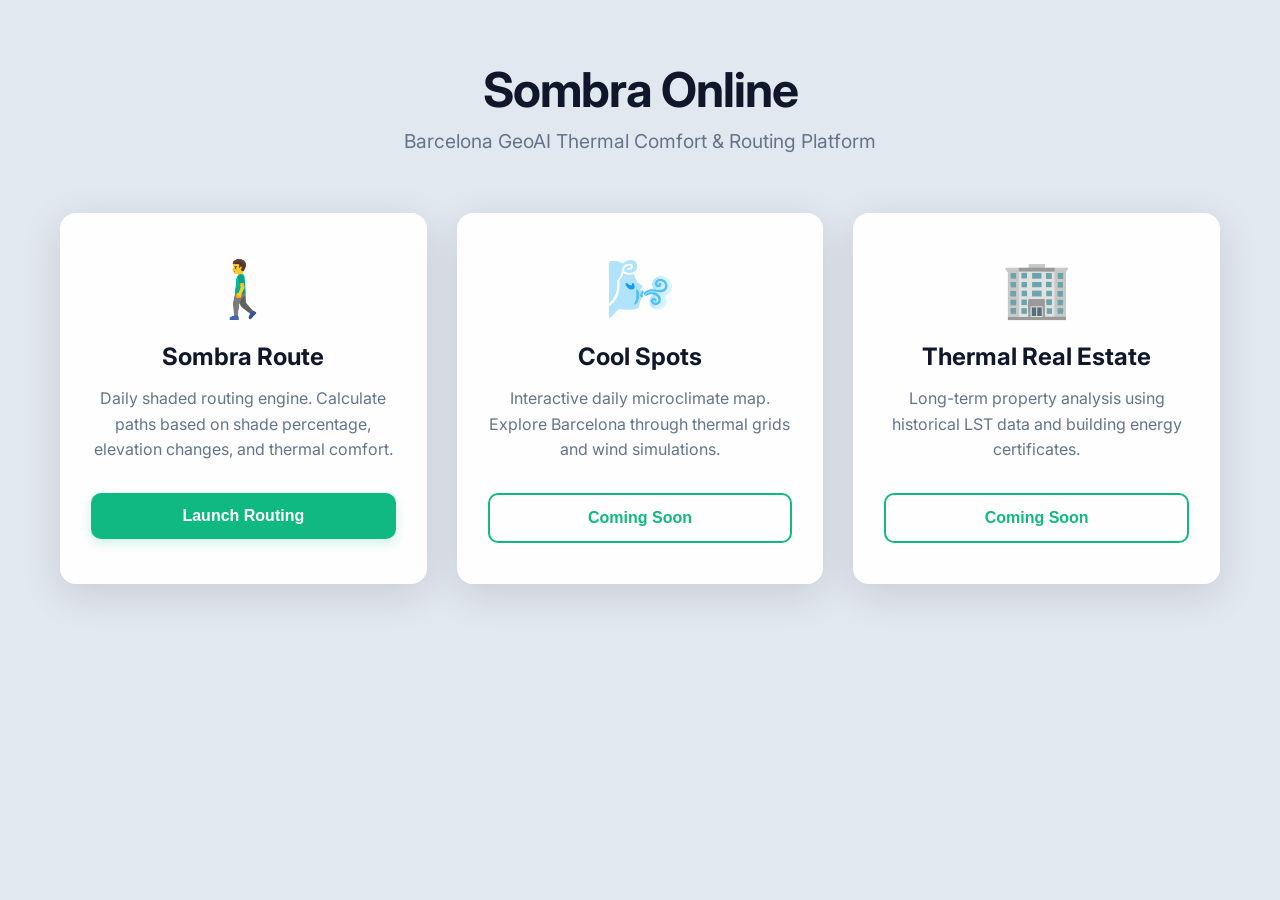
<file: index.html>
<!DOCTYPE html>
<html lang="en">
<head>
    <meta charset="UTF-8">
    <meta name="viewport" content="width=device-width, initial-scale=1.0">
    <title>Sombra Online | Urban Thermal Comfort</title>
    <link rel="stylesheet" href="style.css">
</head>
<body>

    <div class="landing-container">
        <div class="hero-section">
            <h1>Sombra Online</h1>
            <p>Barcelona GeoAI Thermal Comfort & Routing Platform</p>
        </div>

        <div class="features-grid">
            <!-- Feature 1: Route -->
            <div class="feature-card">
                <div class="feature-icon">🚶‍♂️</div>
                <h2>Sombra Route</h2>
                <p>Daily shaded routing engine. Calculate paths based on shade percentage, elevation changes, and thermal comfort.</p>
                <a href="route.html"><button class="btn-primary">Launch Routing</button></a>
            </div>

            <!-- Feature 2: Spots -->
            <div class="feature-card">
                <div class="feature-icon">🌬️</div>
                <h2>Cool Spots</h2>
                <p>Interactive daily microclimate map. Explore Barcelona through thermal grids and wind simulations.</p>
                <a href="spots.html"><button class="btn-primary outline">Coming Soon</button></a>
            </div>

            <!-- Feature 3: Real Estate -->
            <div class="feature-card">
                <div class="feature-icon">🏢</div>
                <h2>Thermal Real Estate</h2>
                <p>Long-term property analysis using historical LST data and building energy certificates.</p>
                <button class="btn-primary outline" onclick="alert('Under Development')">Coming Soon</button>
            </div>
        </div>
    </div>

</body>
</html>
</file>
<file: style.css>
@import url('https://fonts.googleapis.com/css2?family=Inter:wght@400;500;600;700&display=swap');

:root {
    --primary-color: #10b981;
    --primary-hover: #059669;
    --text-dark: #0f172a;
    --text-muted: #64748b;
    --bg-page: #e2e8f0;
    --panel-bg: rgba(255, 255, 255, 0.95);
    --shadow-soft: 0 10px 40px rgba(0,0,0,0.12);
    --border-radius-lg: 16px;
    --border-radius-md: 10px;
}

* { box-sizing: border-box; margin: 0; padding: 0; }
body { font-family: 'Inter', sans-serif; color: var(--text-dark); background: var(--bg-page); }

/* --- LANDING PAGE (index.html) STYLES --- */
.landing-container { max-width: 1200px; margin: 0 auto; padding: 60px 20px; }
.hero-section { text-align: center; margin-bottom: 60px; }
.hero-section h1 { font-size: 3rem; font-weight: 700; color: var(--text-dark); letter-spacing: -1px; margin-bottom: 10px; }
.hero-section p { font-size: 1.2rem; color: var(--text-muted); }

.features-grid { display: grid; grid-template-columns: repeat(auto-fit, minmax(320px, 1fr)); gap: 30px; }
.feature-card { 
    background: var(--panel-bg); backdrop-filter: blur(10px); 
    border-radius: var(--border-radius-lg); padding: 40px 30px; 
    text-align: center; box-shadow: var(--shadow-soft);
    border: 1px solid rgba(255,255,255,0.8); transition: transform 0.3s ease;
}
.feature-card:hover { transform: translateY(-8px); }
.feature-icon { font-size: 3.5rem; margin-bottom: 20px; }
.feature-card h2 { font-size: 1.5rem; margin-bottom: 15px; }
.feature-card p { color: var(--text-muted); line-height: 1.6; margin-bottom: 30px; min-height: 70px; }

/* --- MAP APP (route.html) STYLES --- */
.app-body { height: 100vh; overflow: hidden; }
#map { width: 100vw; height: 100vh; position: absolute; top: 0; left: 0; z-index: 1; }

.floating-panel {
    position: absolute; top: 20px; left: 20px; width: 400px; max-height: calc(100vh - 40px);
    background: var(--panel-bg); backdrop-filter: blur(10px);
    border-radius: var(--border-radius-lg); box-shadow: var(--shadow-soft);
    z-index: 1000; display: flex; flex-direction: column; overflow: hidden;
    border: 1px solid rgba(255,255,255,0.5);
}

.panel-header { padding: 24px; border-bottom: 1px solid #f1f5f9; }
.back-link { color: var(--primary-color); text-decoration: none; font-weight: 600; font-size: 0.9rem; margin-bottom: 12px; display: inline-block; }
.panel-header h1 { font-size: 1.4rem; margin-bottom: 4px; }
.panel-header p { font-size: 0.9rem; color: var(--text-muted); }

.panel-content { padding: 24px; overflow-y: auto; }
.instruction-box { background: #f8fafc; border: 1px solid #e2e8f0; border-radius: 8px; padding: 12px; font-size: 0.85rem; color: var(--text-muted); margin-bottom: 24px; display: flex; gap: 10px; }

/* --- COMMON COMPONENTS --- */
.btn-primary {
    background: var(--primary-color); color: white; border: none; width: 100%; padding: 14px;
    border-radius: var(--border-radius-md); font-weight: 600; font-size: 1rem; cursor: pointer;
    transition: all 0.2s; box-shadow: 0 4px 12px rgba(16, 185, 129, 0.2);
}
.btn-primary:hover { background: var(--primary-hover); transform: translateY(-1px); }
.btn-primary.outline { background: transparent; color: var(--primary-color); border: 2px solid var(--primary-color); box-shadow: none; }
.btn-primary.outline:hover { background: var(--primary-color); color: white; }

/* --- ROUTE CARDS --- */
#route-options { margin-top: 24px; display: none; }
.route-card {
    background: #ffffff; border: 1px solid #e2e8f0; border-radius: 12px;
    padding: 16px; margin-bottom: 12px; cursor: pointer; transition: all 0.2s; position: relative;
}
.route-card:hover { border-color: #cbd5e1; background: #f8fafc; }
.route-card.active { border-color: var(--primary-color); background: #f0fdf4; }
.route-card::before { content: ''; position: absolute; left: 0; top: 0; bottom: 0; width: 4px; border-radius: 12px 0 0 12px; transition: background 0.2s; }
.route-card.active::before { background: var(--primary-color); }

.route-header { display: flex; justify-content: space-between; align-items: center; margin-bottom: 12px; }
.route-name { font-weight: 600; font-size: 0.95rem; }
.route-time { font-weight: 700; font-size: 1.1rem; }
.time-fast { color: #f59e0b; } .time-shade { color: var(--primary-color); } .time-flat { color: #3b82f6; }

.route-metrics { display: flex; gap: 8px; }
.metric { background: #f1f5f9; padding: 8px; border-radius: 6px; flex: 1; display: flex; flex-direction: column; align-items: center; }
.metric-val { font-size: 0.85rem; font-weight: 600; }
.metric-lbl { font-size: 0.65rem; color: var(--text-muted); text-transform: uppercase; margin-top: 2px; }
</file>
